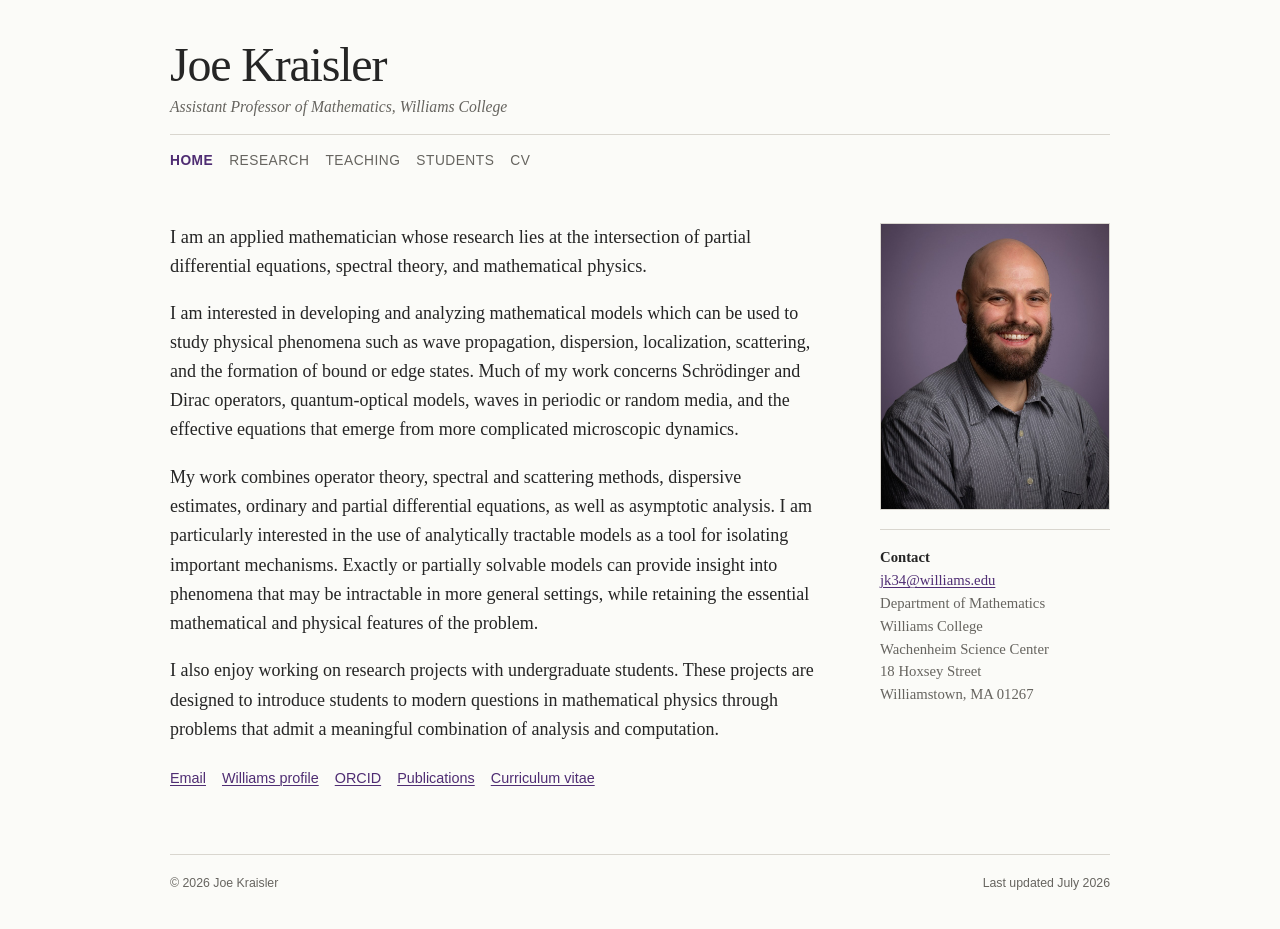
<file: index.html>
<!doctype html>
<html lang="en">
<head>
  <meta charset="utf-8">
  <meta name="viewport" content="width=device-width, initial-scale=1">
  <meta name="description" content="Joe Kraisler, applied mathematician working in partial differential equations, spectral theory, mathematical physics, and quantum optics.">
  <title>Joe Kraisler | Mathematics</title>
  <link rel="stylesheet" href="style.css">
</head>
<body>
  <a class="skip-link" href="#main-content">Skip to content</a>
  <header class="site-header">
    <div class="masthead">
      <div>
        <p class="site-title"><a href="index.html">Joe Kraisler</a></p>
        <p class="site-subtitle">Assistant Professor of Mathematics, Williams College</p>
      </div>
    </div>
    <nav class="site-nav" aria-label="Primary navigation">
      <ul>
        <li><a href="index.html" aria-current="page">Home</a></li>
        <li><a href="research.html">Research</a></li>
        <li><a href="teaching.html">Teaching</a></li>
        <li><a href="students.html">Students</a></li>
        <li><a href="files/Joseph_Kraisler_CV.pdf">CV</a></li>
      </ul>
    </nav>
  </header>

  <main id="main-content">
    <div class="home-grid">
      <div>
        <p class="lede">I am an applied mathematician whose research lies at the intersection of partial differential equations, spectral theory, and mathematical physics.</p>

        <p>I am interested in developing and analyzing mathematical models which can be used to study physical phenomena such as wave propagation, dispersion, localization, scattering, and the formation of bound or edge states. Much of my work concerns Schrödinger and Dirac operators, quantum-optical models, waves in periodic or random media, and the effective equations that emerge from more complicated microscopic dynamics.</p>

        <p>My work combines operator theory, spectral and scattering methods, dispersive estimates, ordinary and partial differential equations, as well as asymptotic analysis. I am particularly interested in the use of analytically tractable models as a tool for isolating important mechanisms. Exactly or partially solvable models can provide insight into phenomena that may be intractable in more general settings, while retaining the essential mathematical and physical features of the problem.</p>

        <p>I also enjoy working on research projects with undergraduate students. These projects are designed to introduce students to modern questions in mathematical physics through problems that admit a meaningful combination of analysis and computation.</p>

        <ul class="inline-links" aria-label="Professional links">
          <li><a href="mailto:jk34@williams.edu">Email</a></li>
          <li><a href="https://hub.williams.edu/math/profile/jk34/">Williams profile</a></li>
          <li><a href="https://orcid.org/0000-0002-9957-9352">ORCID</a></li>
          <li><a href="research.html#publications">Publications</a></li>
          <li><a href="files/Joseph_Kraisler_CV.pdf">Curriculum vitae</a></li>
        </ul>
      </div>

      <aside>
        <figure class="portrait">
          <img src="assets/joe-kraisler.jpg" alt="Portrait of Joe Kraisler" width="900" height="1125">
        </figure>
        <div class="contact-card">
          <strong>Contact</strong><br>
          <a href="mailto:jk34@williams.edu">jk34@williams.edu</a><br>
          Department of Mathematics<br>
          Williams College<br>
          Wachenheim Science Center<br>
          18 Hoxsey Street<br>
          Williamstown, MA 01267
        </div>
      </aside>
    </div>
  </main>

  <footer class="site-footer">
    <p>&copy; 2026 Joe Kraisler</p>
    <p>Last updated July 2026</p>
  </footer>
</body>
</html>
</file>
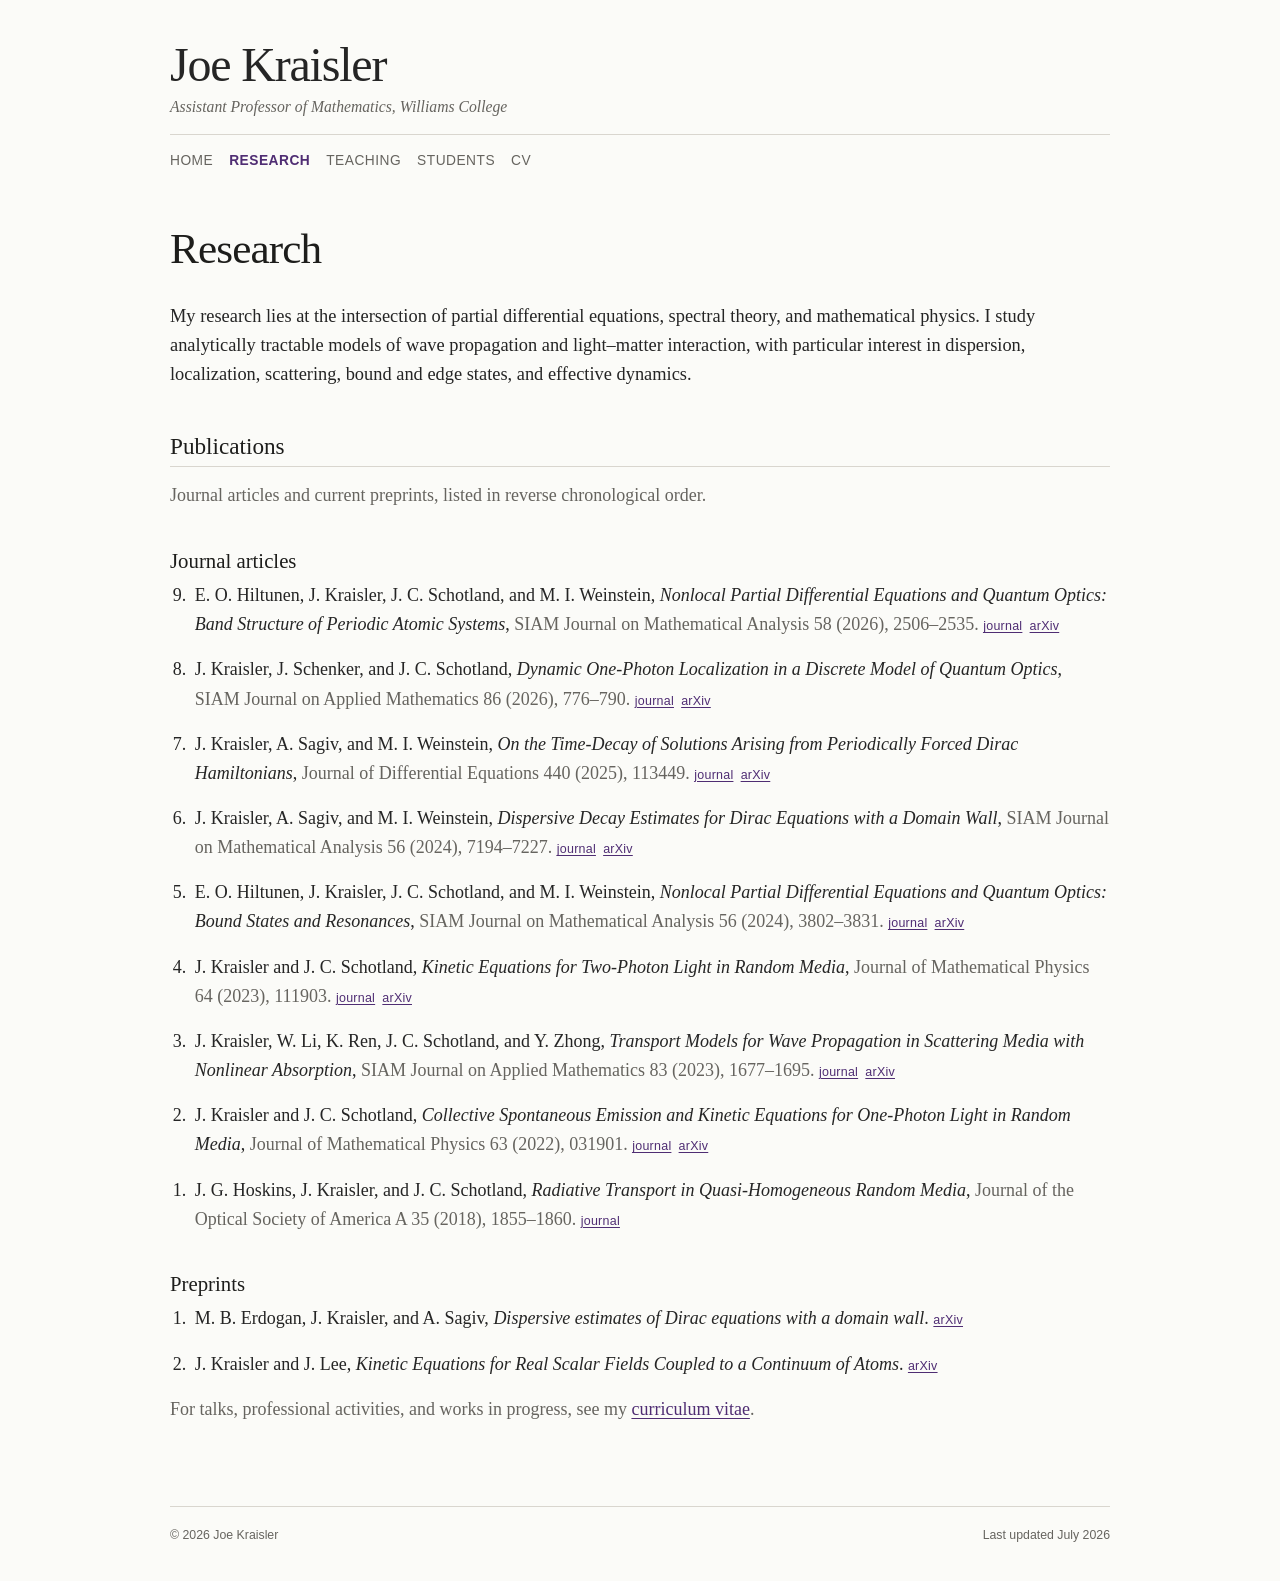
<file: research.html>
<!doctype html>
<html lang="en">
<head>
  <meta charset="utf-8">
  <meta name="viewport" content="width=device-width, initial-scale=1">
  <meta name="description" content="Research and publications of Joe Kraisler in mathematical physics, spectral theory, dispersive PDE, and quantum optics.">
  <title>Research | Joe Kraisler</title>
  <link rel="stylesheet" href="style.css">
</head>
<body>
  <a class="skip-link" href="#main-content">Skip to content</a>
  <header class="site-header">
    <div class="masthead">
      <div>
        <p class="site-title"><a href="index.html">Joe Kraisler</a></p>
        <p class="site-subtitle">Assistant Professor of Mathematics, Williams College</p>
      </div>
    </div>
    <nav class="site-nav" aria-label="Primary navigation">
      <ul>
        <li><a href="index.html">Home</a></li>
        <li><a href="research.html" aria-current="page">Research</a></li>
        <li><a href="teaching.html">Teaching</a></li>
        <li><a href="students.html">Students</a></li>
        <li><a href="files/Joseph_Kraisler_CV.pdf">CV</a></li>
      </ul>
    </nav>
  </header>

  <main id="main-content">
    <h1>Research</h1>
    <p class="lede">My research lies at the intersection of partial differential equations, spectral theory, and mathematical physics. I study analytically tractable models of wave propagation and light–matter interaction, with particular interest in dispersion, localization, scattering, bound and edge states, and effective dynamics.</p>

    <section id="publications">
      <h2>Publications</h2>
      <p class="note">Journal articles and current preprints, listed in reverse chronological order.</p>

      <h3 class="year-heading">Journal articles</h3>
      <ol class="publication-list" reversed start="9">
        <li>
          E. O. Hiltunen, J. Kraisler, J. C. Schotland, and M. I. Weinstein,
          <span class="title">Nonlocal Partial Differential Equations and Quantum Optics: Band Structure of Periodic Atomic Systems</span>,
          <span class="venue">SIAM Journal on Mathematical Analysis 58 (2026), 2506–2535.</span>
          <span class="publication-links"><a href="https://doi.org/10.1137/25M1754959">journal</a><a href="https://arxiv.org/abs/2311.12632">arXiv</a></span>
        </li>
        <li>
          J. Kraisler, J. Schenker, and J. C. Schotland,
          <span class="title">Dynamic One-Photon Localization in a Discrete Model of Quantum Optics</span>,
          <span class="venue">SIAM Journal on Applied Mathematics 86 (2026), 776–790.</span>
          <span class="publication-links"><a href="https://doi.org/10.1137/21M1428315">journal</a><a href="https://arxiv.org/abs/2407.14109">arXiv</a></span>
        </li>
        <li>
          J. Kraisler, A. Sagiv, and M. I. Weinstein,
          <span class="title">On the Time-Decay of Solutions Arising from Periodically Forced Dirac Hamiltonians</span>,
          <span class="venue">Journal of Differential Equations 440 (2025), 113449.</span>
          <span class="publication-links"><a href="https://doi.org/10.1016/j.jde.2025.113449">journal</a><a href="https://arxiv.org/abs/2501.07466">arXiv</a></span>
        </li>
        <li>
          J. Kraisler, A. Sagiv, and M. I. Weinstein,
          <span class="title">Dispersive Decay Estimates for Dirac Equations with a Domain Wall</span>,
          <span class="venue">SIAM Journal on Mathematical Analysis 56 (2024), 7194–7227.</span>
          <span class="publication-links"><a href="https://doi.org/10.1137/23M1625378">journal</a><a href="https://arxiv.org/abs/2307.06499">arXiv</a></span>
        </li>
        <li>
          E. O. Hiltunen, J. Kraisler, J. C. Schotland, and M. I. Weinstein,
          <span class="title">Nonlocal Partial Differential Equations and Quantum Optics: Bound States and Resonances</span>,
          <span class="venue">SIAM Journal on Mathematical Analysis 56 (2024), 3802–3831.</span>
          <span class="publication-links"><a href="https://doi.org/10.1137/23M158142X">journal</a><a href="https://arxiv.org/abs/2306.10431">arXiv</a></span>
        </li>
        <li>
          J. Kraisler and J. C. Schotland,
          <span class="title">Kinetic Equations for Two-Photon Light in Random Media</span>,
          <span class="venue">Journal of Mathematical Physics 64 (2023), 111903.</span>
          <span class="publication-links"><a href="https://doi.org/10.1063/5.0106535">journal</a><a href="https://arxiv.org/abs/2206.14336">arXiv</a></span>
        </li>
        <li>
          J. Kraisler, W. Li, K. Ren, J. C. Schotland, and Y. Zhong,
          <span class="title">Transport Models for Wave Propagation in Scattering Media with Nonlinear Absorption</span>,
          <span class="venue">SIAM Journal on Applied Mathematics 83 (2023), 1677–1695.</span>
          <span class="publication-links"><a href="https://doi.org/10.1137/22M1533505">journal</a><a href="https://arxiv.org/abs/2210.17024">arXiv</a></span>
        </li>
        <li>
          J. Kraisler and J. C. Schotland,
          <span class="title">Collective Spontaneous Emission and Kinetic Equations for One-Photon Light in Random Media</span>,
          <span class="venue">Journal of Mathematical Physics 63 (2022), 031901.</span>
          <span class="publication-links"><a href="https://doi.org/10.1063/5.0055171">journal</a><a href="https://arxiv.org/abs/2104.12683">arXiv</a></span>
        </li>
        <li>
          J. G. Hoskins, J. Kraisler, and J. C. Schotland,
          <span class="title">Radiative Transport in Quasi-Homogeneous Random Media</span>,
          <span class="venue">Journal of the Optical Society of America A 35 (2018), 1855–1860.</span>
          <span class="publication-links"><a href="https://doi.org/10.1364/JOSAA.35.001855">journal</a></span>
        </li>
      </ol>

      <h3 class="year-heading">Preprints</h3>
      <ol class="publication-list">
	<li>
          M. B. Erdogan, J. Kraisler, and A. Sagiv,
          <span class="title">Dispersive estimates of Dirac equations with a domain wall</span>.
          <span class="publication-links"><a href="https://arxiv.org/abs/2607.22879v1">arXiv</a></span>
        </li>
        <li>
          J. Kraisler and J. Lee,
          <span class="title">Kinetic Equations for Real Scalar Fields Coupled to a Continuum of Atoms</span>.
          <span class="publication-links"><a href="https://arxiv.org/abs/2311.18180">arXiv</a></span>
        </li>
      </ol>

      <p class="note">For talks, professional activities, and works in progress, see my <a href="files/Joseph_Kraisler_CV.pdf">curriculum vitae</a>.</p>
    </section>
  </main>

  <footer class="site-footer">
    <p>&copy; 2026 Joe Kraisler</p>
    <p>Last updated July 2026</p>
  </footer>
</body>
</html>
</file>
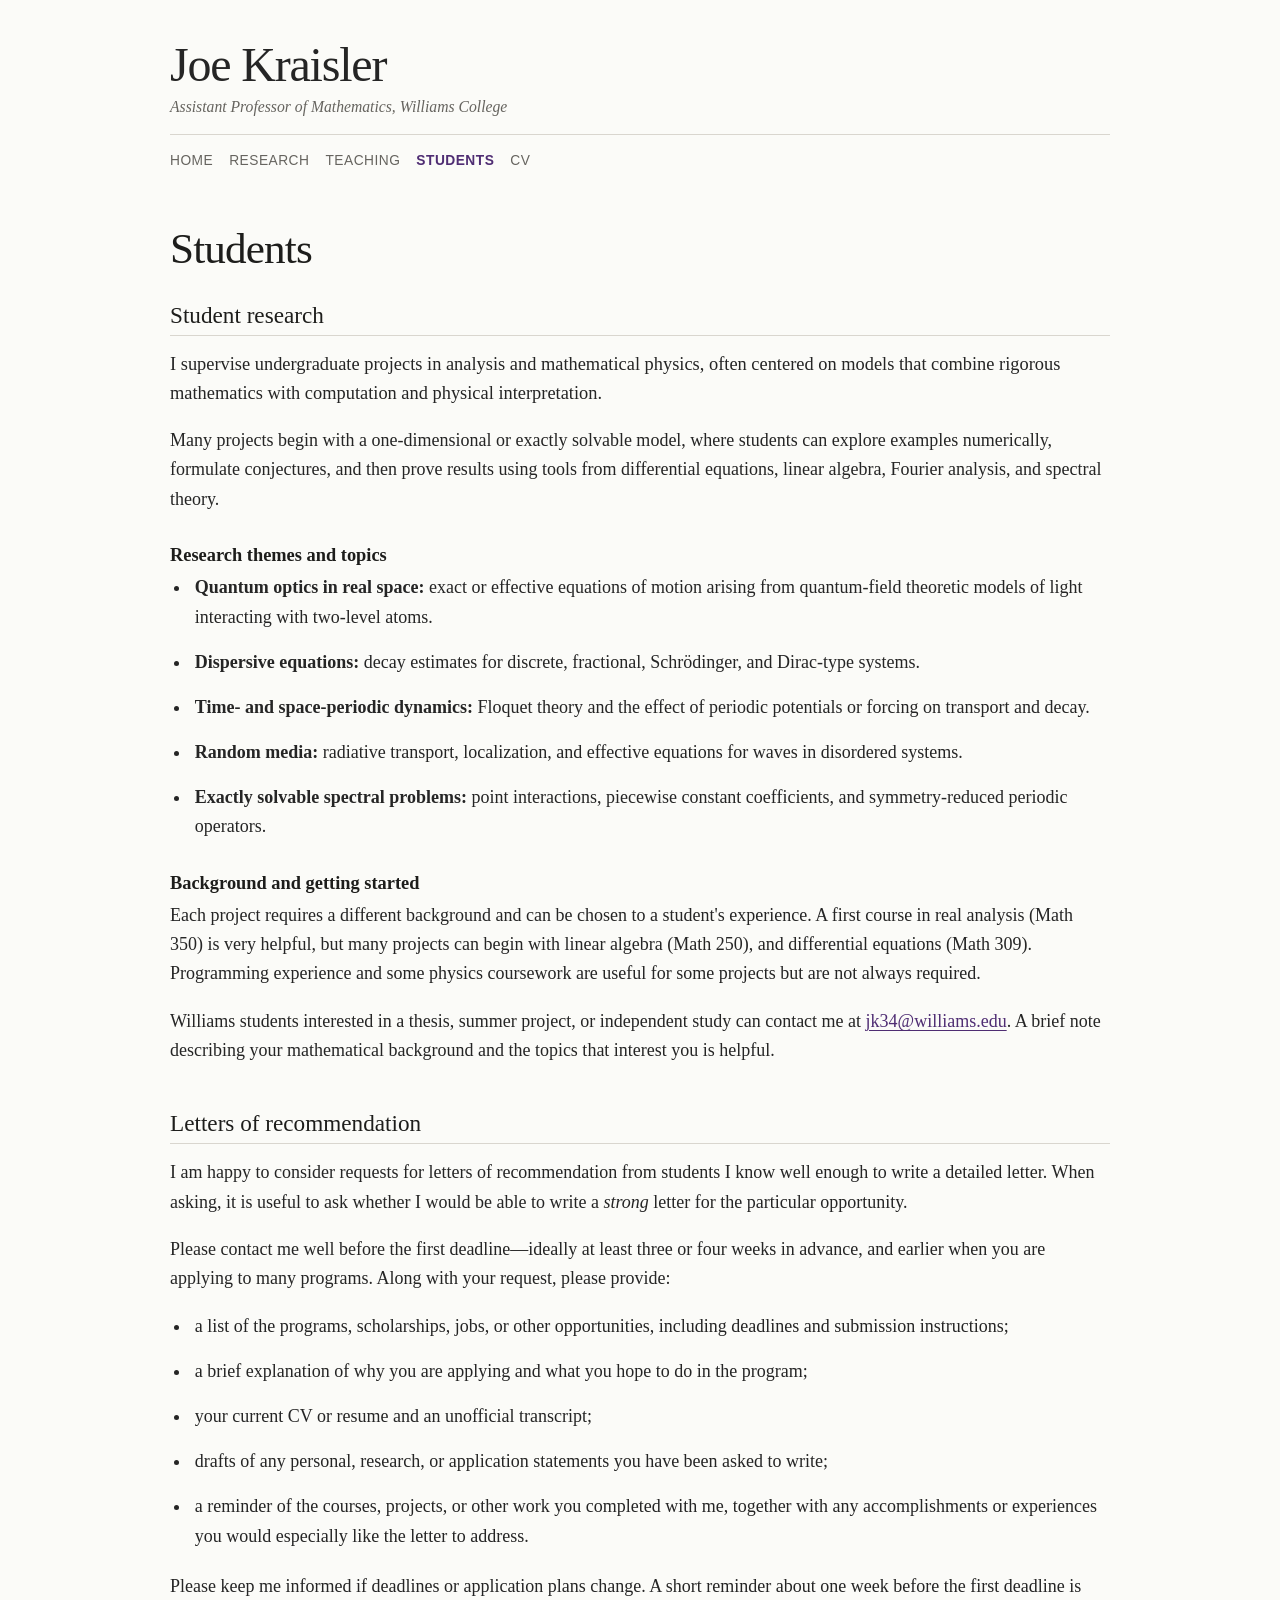
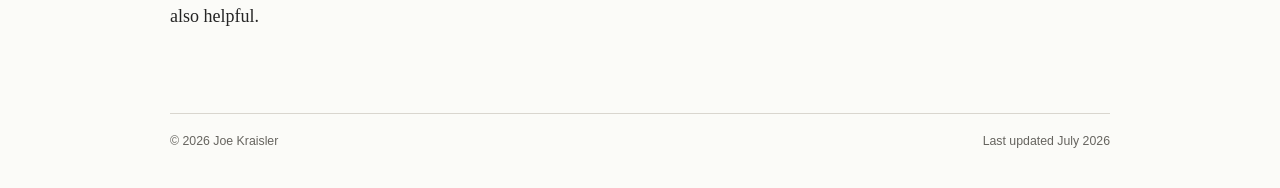
<file: students.html>
<!doctype html>
<html lang="en">
<head>
  <meta charset="utf-8">
  <meta name="viewport" content="width=device-width, initial-scale=1">
  <meta name="description" content="Information for students interested in research or recommendation letters from Joe Kraisler.">
  <title>Students | Joe Kraisler</title>
  <link rel="stylesheet" href="style.css">
</head>
<body>
  <a class="skip-link" href="#main-content">Skip to content</a>
  <header class="site-header">
    <div class="masthead">
      <div>
        <p class="site-title"><a href="index.html">Joe Kraisler</a></p>
        <p class="site-subtitle">Assistant Professor of Mathematics, Williams College</p>
      </div>
    </div>
    <nav class="site-nav" aria-label="Primary navigation">
      <ul>
        <li><a href="index.html">Home</a></li>
        <li><a href="research.html">Research</a></li>
        <li><a href="teaching.html">Teaching</a></li>
        <li><a href="students.html" aria-current="page">Students</a></li>
        <li><a href="files/Joseph_Kraisler_CV.pdf">CV</a></li>
      </ul>
    </nav>
  </header>

  <main id="main-content">
    <h1>Students</h1>

    <section>
      <h2 class="first-section-heading">Student research</h2>
      <p class="lede">I supervise undergraduate projects in analysis and mathematical physics, often centered on models that combine rigorous mathematics with computation and physical interpretation.</p>

      <p>Many projects begin with a one-dimensional or exactly solvable model, where students can explore examples numerically, formulate conjectures, and then prove results using tools from differential equations, linear algebra, Fourier analysis, and spectral theory.</p>

      <h3><strong>Research themes and topics</strong></h3>
      <ul class="project-list">
        <li><strong>Quantum optics in real space:</strong> exact or effective equations of motion arising from quantum-field theoretic models of light interacting with two-level atoms.</li>
        <li><strong>Dispersive equations:</strong> decay estimates for discrete, fractional, Schrödinger, and Dirac-type systems.</li>
        <li><strong>Time- and space-periodic dynamics:</strong> Floquet theory and the effect of periodic potentials or forcing on transport and decay.</li>
        <li><strong>Random media:</strong> radiative transport, localization, and effective equations for waves in disordered systems.</li>
        <li><strong>Exactly solvable spectral problems:</strong> point interactions, piecewise constant coefficients, and symmetry-reduced periodic operators.</li>
      </ul>

      <h3><strong>Background and getting started</strong></h3>
      <p>Each project requires a different background and can be chosen to a student's experience. A first course in real analysis (Math 350) is very helpful, but many projects can begin with linear algebra (Math 250), and differential equations (Math 309). Programming experience and some physics coursework are useful for some projects but are not always required.</p>

      <p>Williams students interested in a thesis, summer project, or independent study can contact me at <a href="mailto:jk34@williams.edu">jk34@williams.edu</a>. A brief note describing your mathematical background and the topics that interest you is helpful.</p>
    </section>

    <section>
      <h2>Letters of recommendation</h2>
      <p>I am happy to consider requests for letters of recommendation from students I know well enough to write a detailed letter. When asking, it is useful to ask whether I would be able to write a <em>strong</em> letter for the particular opportunity.</p>

      <p>Please contact me well before the first deadline—ideally at least three or four weeks in advance, and earlier when you are applying to many programs. Along with your request, please provide:</p>

      <ul class="project-list recommendation-list">
        <li>a list of the programs, scholarships, jobs, or other opportunities, including deadlines and submission instructions;</li>
        <li>a brief explanation of why you are applying and what you hope to do in the program;</li>
        <li>your current CV or resume and an unofficial transcript;</li>
        <li>drafts of any personal, research, or application statements you have been asked to write;</li>
        <li>a reminder of the courses, projects, or other work you completed with me, together with any accomplishments or experiences you would especially like the letter to address.</li>
      </ul>

      <p>Please keep me informed if deadlines or application plans change. A short reminder about one week before the first deadline is also helpful.</p>
    </section>
  </main>

  <footer class="site-footer">
    <p>&copy; 2026 Joe Kraisler</p>
    <p>Last updated July 2026</p>
  </footer>
</body>
</html>
</file>
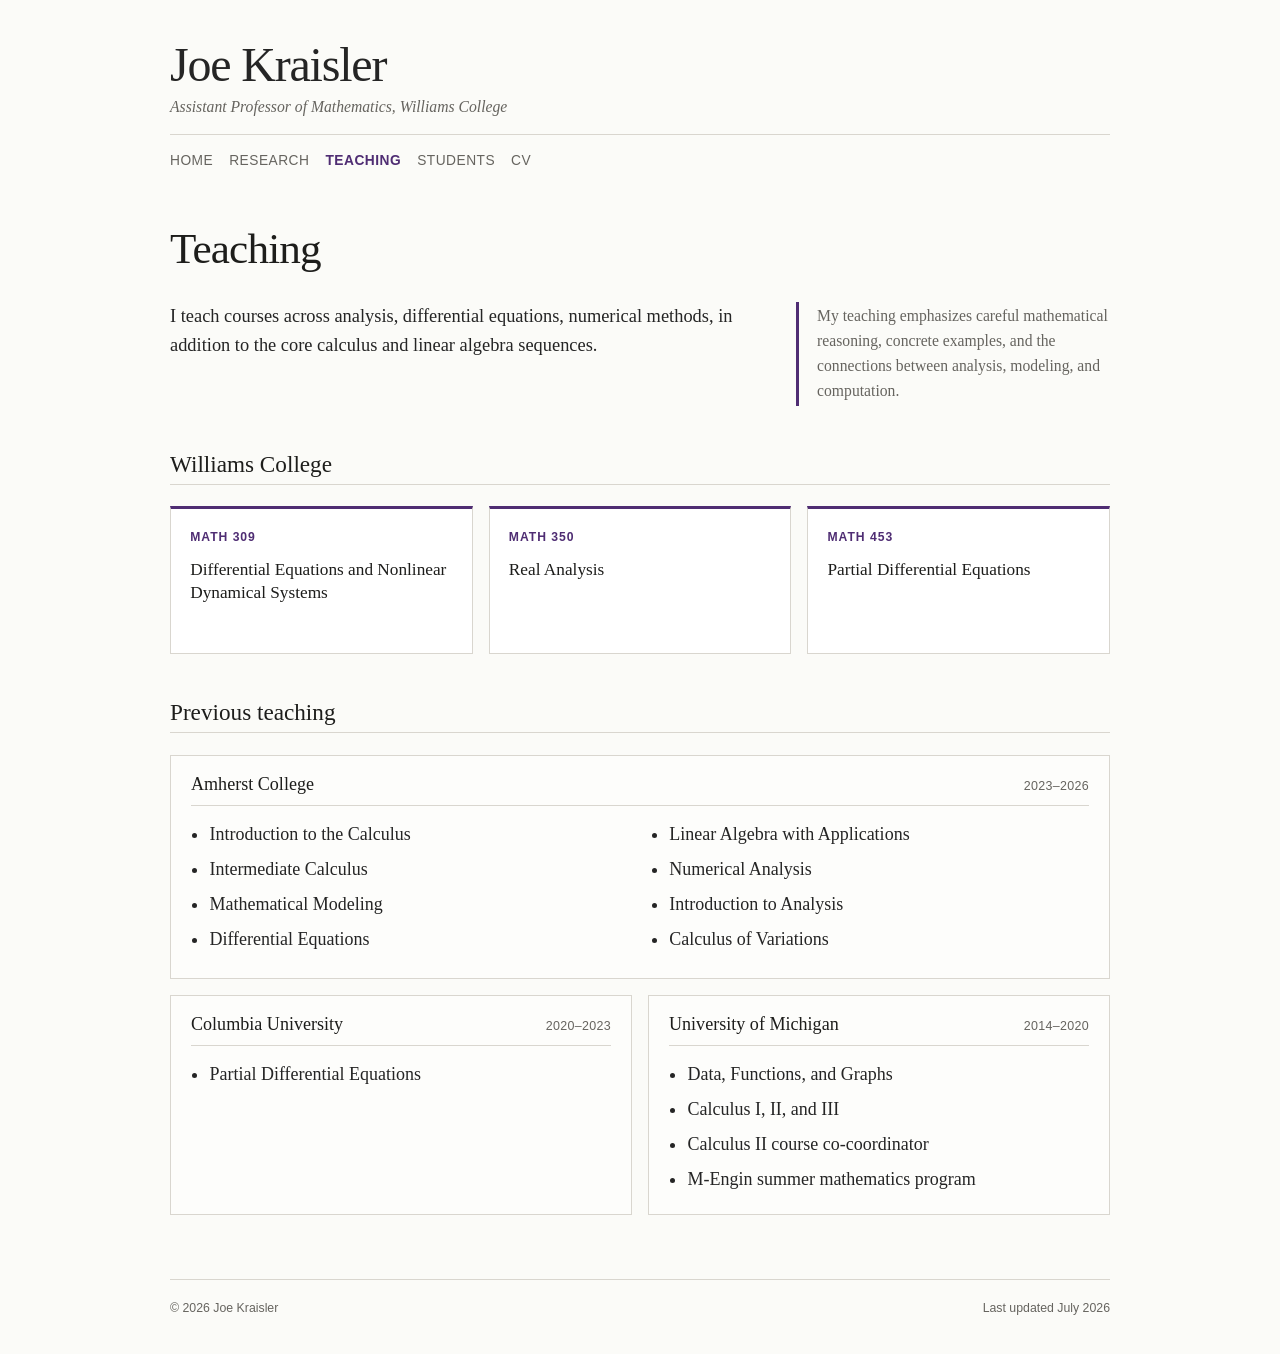
<file: teaching.html>
<!doctype html>
<html lang="en">
<head>
  <meta charset="utf-8">
  <meta name="viewport" content="width=device-width, initial-scale=1">
  <meta name="description" content="Teaching by Joe Kraisler at Williams College, Amherst College, Columbia University, and the University of Michigan.">
  <title>Teaching | Joe Kraisler</title>
  <link rel="stylesheet" href="style.css">
</head>
<body>
  <a class="skip-link" href="#main-content">Skip to content</a>
  <header class="site-header">
    <div class="masthead">
      <div>
        <p class="site-title"><a href="index.html">Joe Kraisler</a></p>
        <p class="site-subtitle">Assistant Professor of Mathematics, Williams College</p>
      </div>
    </div>
    <nav class="site-nav" aria-label="Primary navigation">
      <ul>
        <li><a href="index.html">Home</a></li>
        <li><a href="research.html">Research</a></li>
        <li><a href="teaching.html" aria-current="page">Teaching</a></li>
        <li><a href="students.html">Students</a></li>
        <li><a href="files/Joseph_Kraisler_CV.pdf">CV</a></li>
      </ul>
    </nav>
  </header>

  <main id="main-content" class="teaching-page">
    <h1>Teaching</h1>
    <div class="teaching-intro">
      <p class="lede">I teach courses across analysis, differential equations, numerical methods, in addition to the core calculus and linear algebra sequences.</p>
      <p class="teaching-philosophy">My teaching emphasizes careful mathematical reasoning, concrete examples, and the connections between analysis, modeling, and computation.</p>
    </div>

    <section aria-labelledby="current-courses-heading">
      <h2 id="current-courses-heading">Williams College</h2>

      <div class="current-course-grid">
        <article class="course-card">
          <p class="course-code">MATH 309</p>
          <h3>Differential Equations and Nonlinear Dynamical Systems</h3>
        </article>

        <article class="course-card">
          <p class="course-code">MATH 350</p>
          <h3>Real Analysis</h3>
        </article>

        <article class="course-card">
          <p class="course-code">MATH 453</p>
          <h3>Partial Differential Equations</h3>
        </article>
      </div>
    </section>

    <section aria-labelledby="previous-courses-heading">
      <h2 id="previous-courses-heading">Previous teaching</h2>

      <div class="teaching-history">
        <article class="institution-card institution-card-wide">
          <header class="institution-heading">
            <h3>Amherst College</h3>
            <p>2023–2026</p>
          </header>
          <ul class="compact-course-list two-column-list">
            <li>Introduction to the Calculus</li>
            <li>Intermediate Calculus</li>
            <li>Mathematical Modeling</li>
            <li>Differential Equations</li>
            <li>Linear Algebra with Applications</li>
            <li>Numerical Analysis</li>
            <li>Introduction to Analysis</li>
            <li>Calculus of Variations</li>
          </ul>
        </article>

        <article class="institution-card">
          <header class="institution-heading">
            <h3>Columbia University</h3>
            <p>2020–2023</p>
          </header>
          <ul class="compact-course-list">
            <li>Partial Differential Equations</li>
          </ul>
        </article>

        <article class="institution-card">
          <header class="institution-heading">
            <h3>University of Michigan</h3>
            <p>2014–2020</p>
          </header>
          <ul class="compact-course-list">
            <li>Data, Functions, and Graphs</li>
            <li>Calculus I, II, and III</li>
            <li>Calculus II course co-coordinator</li>
            <li>M-Engin summer mathematics program</li>
          </ul>
        </article>
      </div>
    </section>
  </main>

  <footer class="site-footer">
    <p>&copy; 2026 Joe Kraisler</p>
    <p>Last updated July 2026</p>
  </footer>
</body>
</html>
</file>
<file: style.css>
:root {
  --background: #fbfbf8;
  --paper: #ffffff;
  --text: #252525;
  --muted: #66645f;
  --rule: #d9d6cf;
  --accent: #4f2d73;
  --accent-dark: #32174d;
  --max-width: 940px;
}

* { box-sizing: border-box; }

html {
  color-scheme: light;
  scroll-behavior: smooth;
}

body {
  margin: 0;
  background: var(--background);
  color: var(--text);
  font-family: Georgia, "Times New Roman", serif;
  font-size: 18px;
  line-height: 1.62;
  text-rendering: optimizeLegibility;
}

a {
  color: var(--accent);
  text-decoration-thickness: 1px;
  text-underline-offset: 0.16em;
}

a:hover,
a:focus-visible { color: var(--accent-dark); }

a:focus-visible {
  outline: 2px solid var(--accent);
  outline-offset: 3px;
}

img { max-width: 100%; }

.skip-link {
  position: absolute;
  left: -9999px;
  top: 0;
  z-index: 100;
  padding: 0.5rem 0.75rem;
  background: var(--paper);
  border: 1px solid var(--rule);
}

.skip-link:focus {
  left: 1rem;
  top: 1rem;
}

.site-header,
main,
.site-footer {
  width: min(calc(100% - 2.25rem), var(--max-width));
  margin-inline: auto;
}

.site-header { padding-top: 2.5rem; }

.masthead {
  display: flex;
  align-items: baseline;
  justify-content: space-between;
  gap: 1.5rem;
  padding-bottom: 0.9rem;
  border-bottom: 1px solid var(--rule);
}

.site-title {
  margin: 0;
  font-size: clamp(2rem, 5vw, 3rem);
  font-weight: 500;
  line-height: 1.05;
  letter-spacing: -0.025em;
}

.site-title a {
  color: var(--text);
  text-decoration: none;
}

.site-subtitle {
  margin: 0.25rem 0 0;
  color: var(--muted);
  font-size: 0.98rem;
  font-style: italic;
}

.site-nav ul {
  display: flex;
  flex-wrap: wrap;
  gap: 0.35rem 1rem;
  margin: 0;
  padding: 0.9rem 0 0;
  list-style: none;
  font-family: Arial, Helvetica, sans-serif;
  font-size: 0.86rem;
  letter-spacing: 0.035em;
  text-transform: uppercase;
}

.site-nav a {
  color: var(--muted);
  text-decoration: none;
}

.site-nav a:hover,
.site-nav a:focus-visible,
.site-nav a[aria-current="page"] { color: var(--accent); }

.site-nav a[aria-current="page"] { font-weight: 700; }

main {
  min-height: 60vh;
  padding-block: 3.2rem 4rem;
}

h1, h2, h3 {
  color: #1d1d1b;
  font-weight: 500;
  line-height: 1.2;
}

h1 {
  margin: 0 0 1.7rem;
  font-size: clamp(2rem, 4.5vw, 2.7rem);
  letter-spacing: -0.02em;
}

h2 {
  margin: 2.8rem 0 0.9rem;
  padding-bottom: 0.32rem;
  border-bottom: 1px solid var(--rule);
  font-size: 1.45rem;
}

h2.first-section-heading { margin-top: 0; }

h3 {
  margin: 1.9rem 0 0.45rem;
  font-size: 1.15rem;
}

p { margin: 0 0 1.15rem; }

.lede {
  max-width: none;
  font-size: 1.15rem;
  line-height: 1.56;
}

.home-grid {
  display: grid;
  grid-template-columns: minmax(0, 1fr) 230px;
  gap: clamp(2rem, 6vw, 4rem);
  align-items: start;
}

.portrait { margin: 0; }

.portrait img {
  display: block;
  width: 230px;
  height: auto;
  border: 1px solid var(--rule);
}

.contact-card {
  margin-top: 1.2rem;
  padding-top: 1rem;
  border-top: 1px solid var(--rule);
  color: var(--muted);
  font-size: 0.92rem;
  line-height: 1.55;
}

.contact-card strong {
  color: var(--text);
  font-weight: 600;
}

.inline-links {
  display: flex;
  flex-wrap: wrap;
  gap: 0.4rem 1rem;
  margin: 1.45rem 0 0;
  padding: 0;
  list-style: none;
  font-family: Arial, Helvetica, sans-serif;
  font-size: 0.9rem;
}

.publication-list,
.course-list,
.project-list {
  margin: 0;
  padding-left: 1.3rem;
}

.publication-list li,
.course-list li,
.project-list li {
  margin-bottom: 1rem;
  padding-left: 0.25rem;
}

.publication-list .title { font-style: italic; }

.publication-list .venue,
.meta,
.note { color: var(--muted); }

.publication-links {
  white-space: nowrap;
  font-family: Arial, Helvetica, sans-serif;
  font-size: 0.78rem;
  letter-spacing: 0.02em;
}

.publication-links::before { content: " "; }
.publication-links a { margin-right: 0.45rem; }
.year-heading { margin-top: 2.4rem; font-size: 1.3rem; }
.recommendation-list { margin-bottom: 1.35rem; }

.callout {
  margin: 2rem 0;
  padding: 1.1rem 1.3rem;
  border-left: 3px solid var(--accent);
  background: var(--paper);
}

.site-footer {
  display: flex;
  justify-content: space-between;
  gap: 1rem;
  padding-block: 1.15rem 2.2rem;
  border-top: 1px solid var(--rule);
  color: var(--muted);
  font-family: Arial, Helvetica, sans-serif;
  font-size: 0.77rem;
}

.site-footer p { margin: 0; }

@media (max-width: 720px) {
  body { font-size: 17px; }
  .site-header { padding-top: 1.5rem; }
  .masthead, .site-footer { display: block; }
  .site-subtitle { margin-top: 0.45rem; }
  .home-grid { grid-template-columns: 1fr; }
  .portrait { order: -1; }
  .portrait img { width: 180px; }
  main { padding-top: 2.35rem; }
  .site-footer p + p { margin-top: 0.35rem; }
}

@media print {
  body { background: #fff; font-size: 11pt; }
  .site-header, main, .site-footer { width: 100%; }
  .site-nav, .skip-link { display: none; }
  main { padding-block: 1.5rem; }
  a { color: inherit; text-decoration: none; }
}

/* Teaching page */
.teaching-intro {
  display: grid;
  grid-template-columns: minmax(0, 1.45fr) minmax(15rem, 0.8fr);
  gap: clamp(1.5rem, 5vw, 3.5rem);
  align-items: start;
  margin-bottom: 2.8rem;
}

.teaching-intro .lede {
  max-width: none;
  margin: 0;
}

.teaching-philosophy {
  margin: 0;
  padding: 0.15rem 0 0.15rem 1.15rem;
  border-left: 3px solid var(--accent);
  color: var(--muted);
  font-size: 0.98rem;
  line-height: 1.58;
}

.section-note {
  margin-top: -0.2rem;
  color: var(--muted);
  font-size: 0.96rem;
}

.current-course-grid {
  display: grid;
  grid-template-columns: repeat(3, minmax(0, 1fr));
  gap: 1rem;
  margin-top: 1.35rem;
}

.course-card {
  min-height: 9.25rem;
  padding: 1.15rem 1.2rem 1.25rem;
  border: 1px solid var(--rule);
  border-top: 3px solid var(--accent);
  background: var(--paper);
}

.course-card .course-code {
  margin: 0 0 0.65rem;
  color: var(--accent);
  font-family: Arial, Helvetica, sans-serif;
  font-size: 0.76rem;
  font-weight: 700;
  letter-spacing: 0.08em;
  text-transform: uppercase;
}

.course-card h3 {
  margin: 0;
  font-size: 1.08rem;
  line-height: 1.34;
}

.teaching-history {
  display: grid;
  grid-template-columns: repeat(2, minmax(0, 1fr));
  gap: 1rem;
  margin-top: 1.35rem;
}

.institution-card {
  padding: 1.15rem 1.25rem 1.25rem;
  border: 1px solid var(--rule);
  background: rgba(255, 255, 255, 0.52);
}

.institution-card-wide {
  grid-column: 1 / -1;
}

.institution-heading {
  display: flex;
  align-items: baseline;
  justify-content: space-between;
  gap: 1rem;
  margin-bottom: 0.85rem;
  padding-bottom: 0.55rem;
  border-bottom: 1px solid var(--rule);
}

.institution-heading h3 {
  margin: 0;
  font-size: 1.13rem;
}

.institution-heading p {
  flex: 0 0 auto;
  margin: 0;
  color: var(--muted);
  font-family: Arial, Helvetica, sans-serif;
  font-size: 0.78rem;
  letter-spacing: 0.025em;
}

.compact-course-list {
  margin: 0;
  padding-left: 1.15rem;
}

.compact-course-list li {
  margin-bottom: 0.38rem;
  break-inside: avoid;
}

.compact-course-list li:last-child {
  margin-bottom: 0;
}

.two-column-list {
  columns: 2;
  column-gap: 2.5rem;
}

@media (max-width: 760px) {
  .teaching-intro,
  .current-course-grid,
  .teaching-history {
    grid-template-columns: 1fr;
  }

  .institution-card-wide {
    grid-column: auto;
  }

  .two-column-list {
    columns: 1;
  }

  .course-card {
    min-height: auto;
  }
}
</file>
